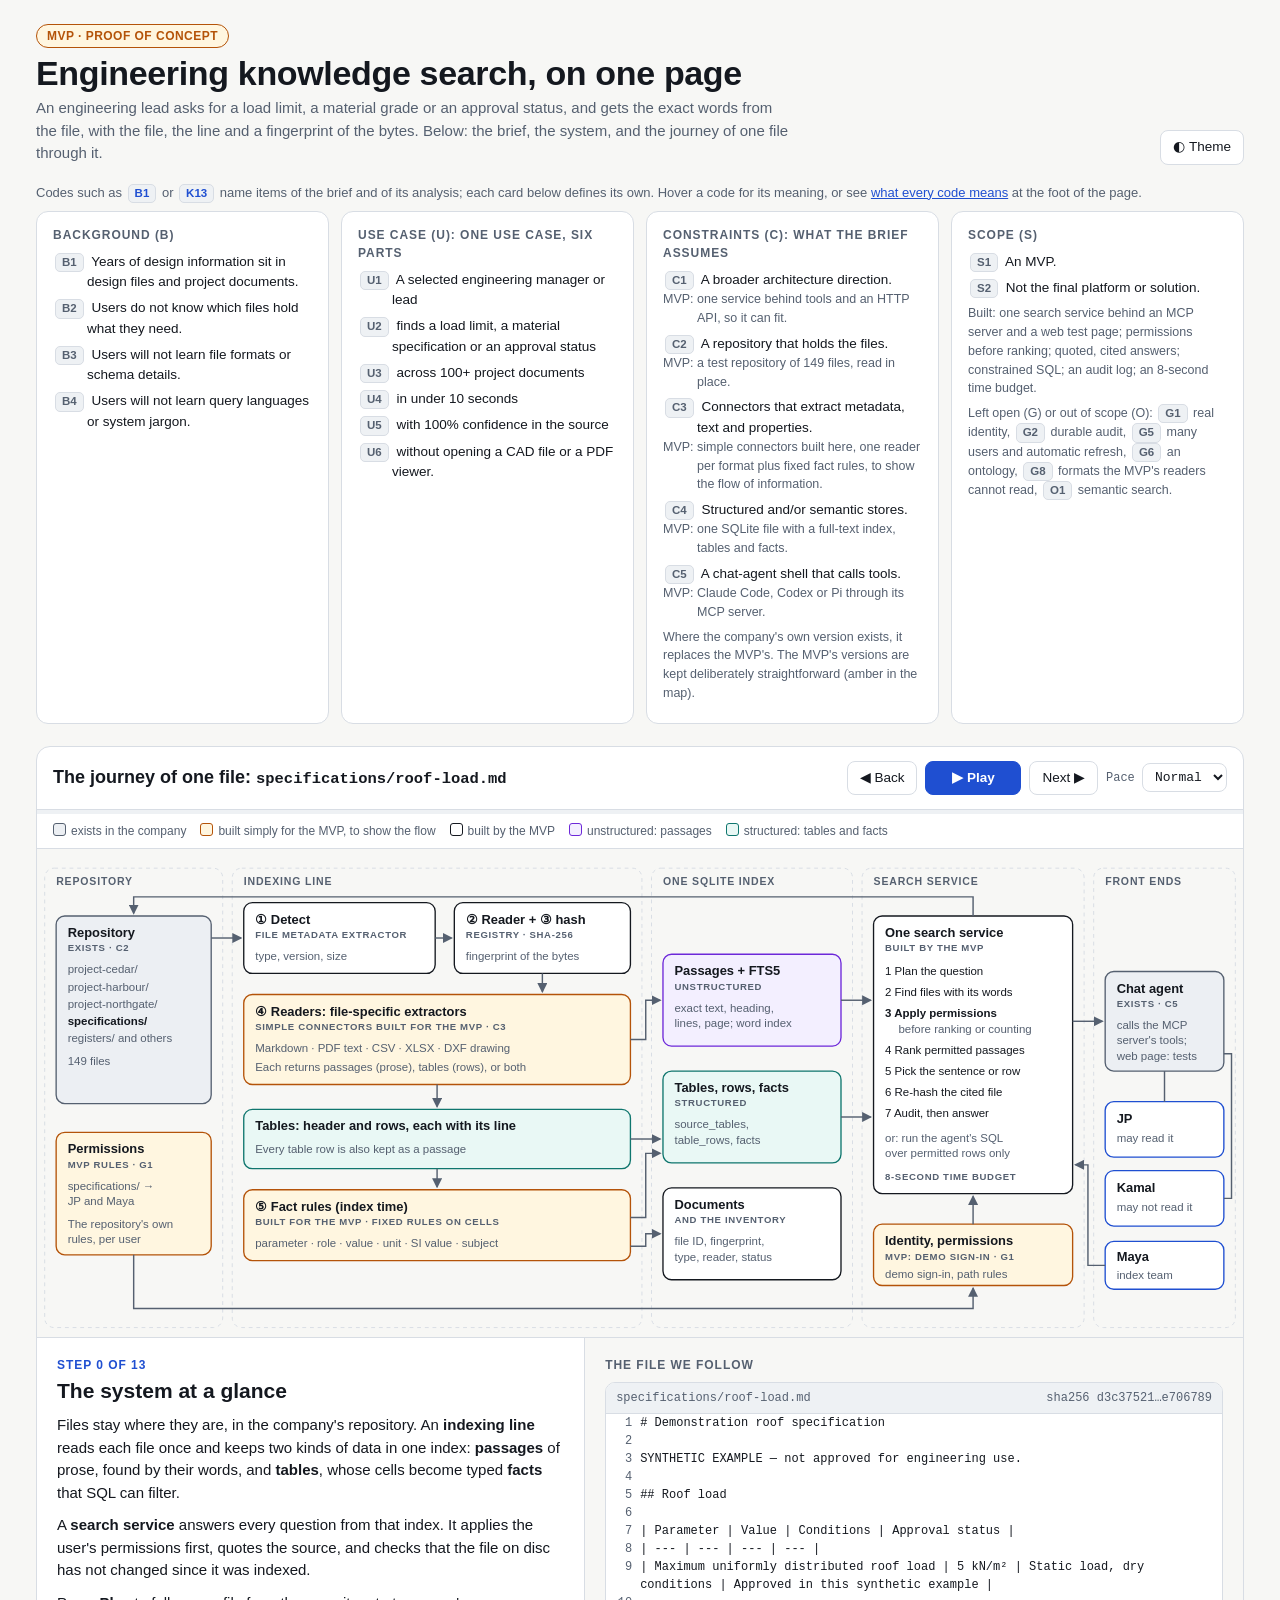
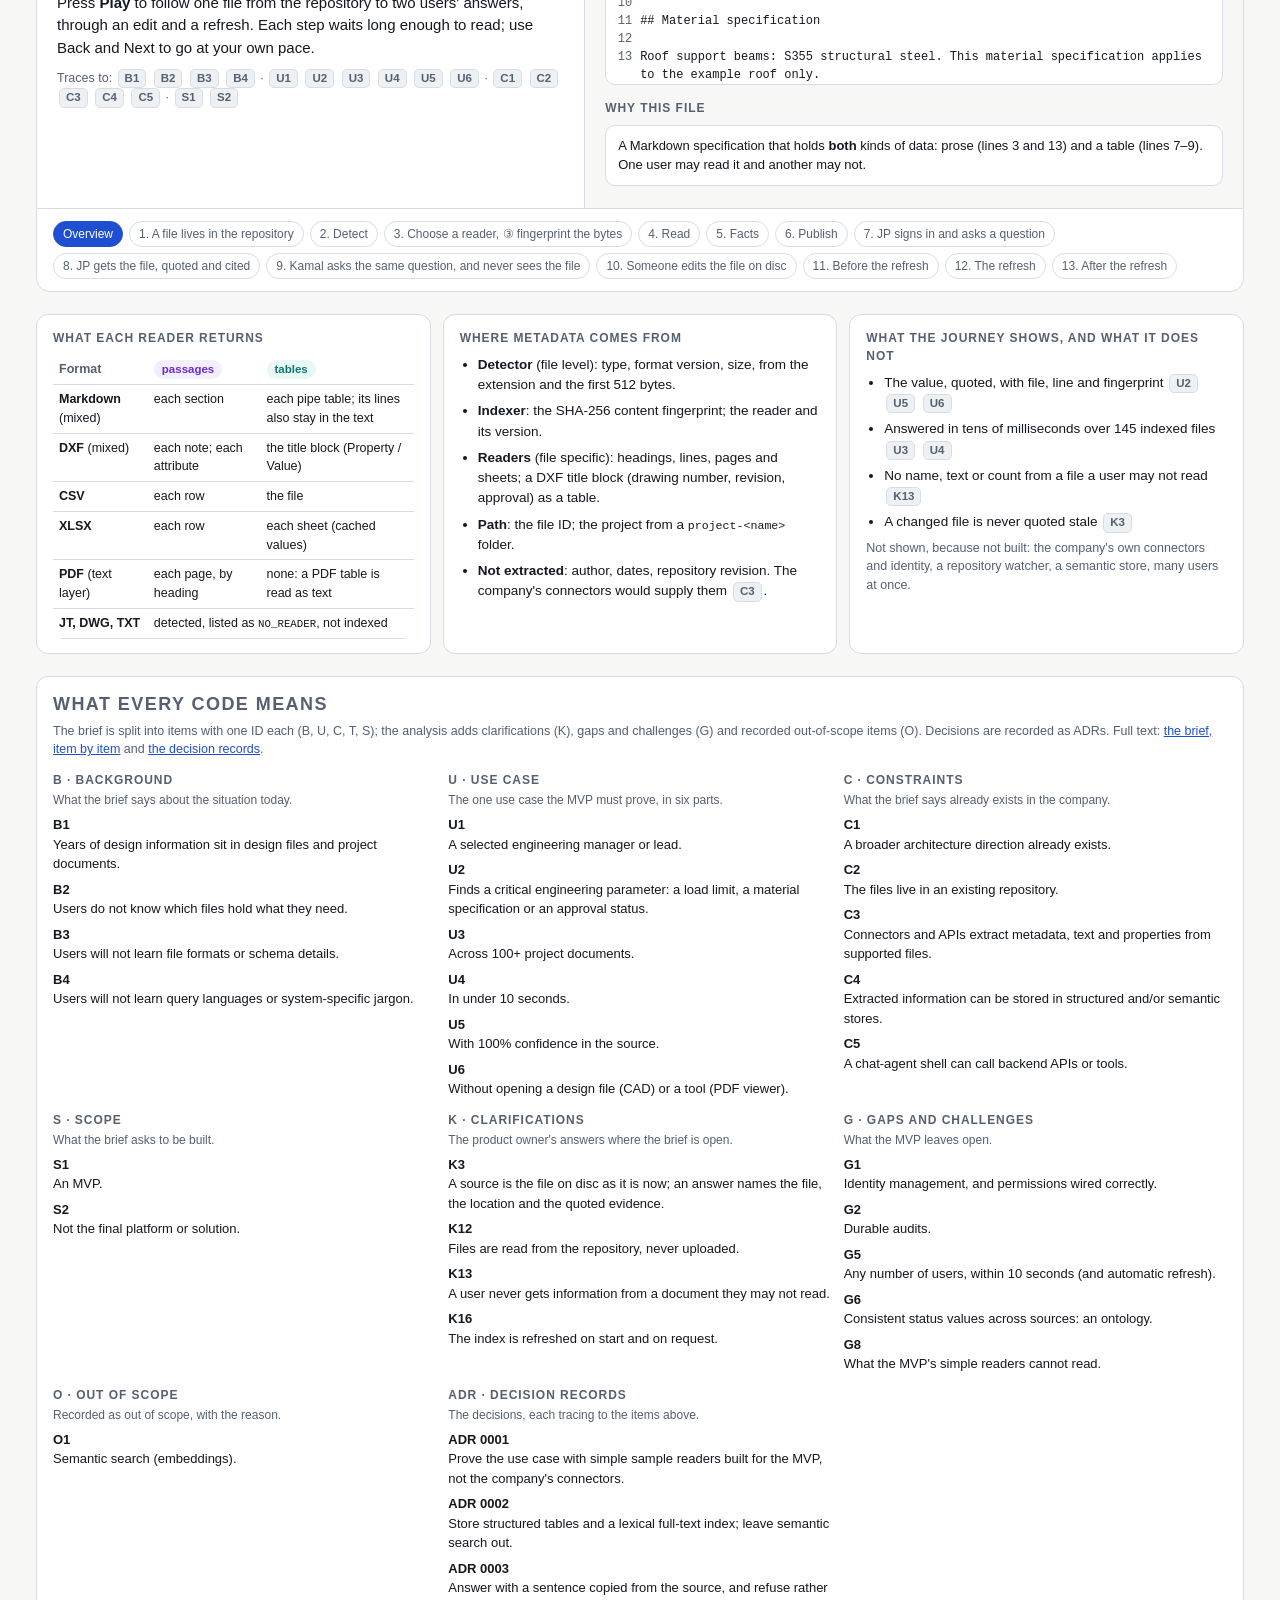
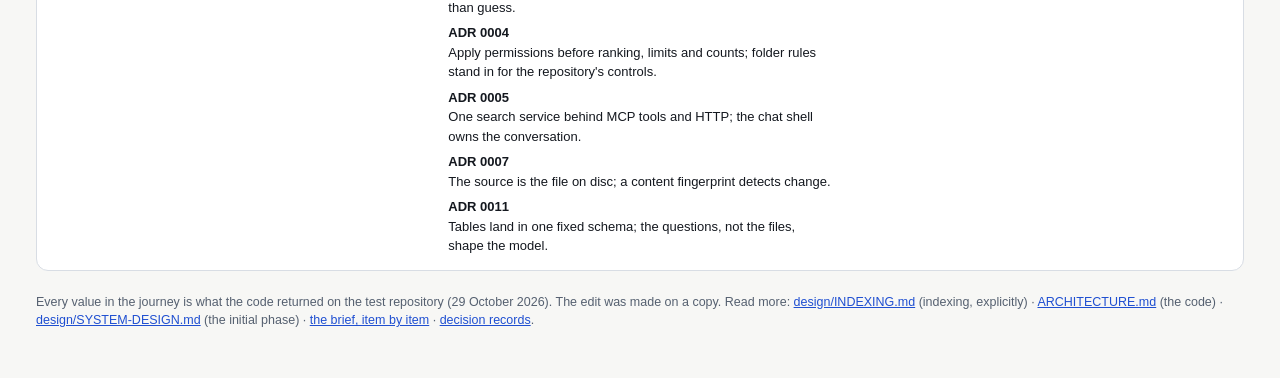
<file: ONE-PAGER.html>
<!doctype html>
<html lang="en">
<head>
<meta charset="utf-8">
<meta name="viewport" content="width=device-width, initial-scale=1">
<title>Knowledge Search One-Pager</title>
<style>
:root {
  --bg: #f7f7f5; --panel: #ffffff; --ink: #14181f; --muted: #556070; --line: #d8dde4; --soft: #eef1f4;
  --accent: #1f4fd1; --u: #6d28d9; --u-bg: #f3efff; --s: #0f766e; --s-bg: #e9f8f5;
  --amber: #b45309; --amber-bg: #fff6e0; --grey-bg: #eceff3; --ok: #15803d; --no: #b91c1c; --no-bg: #fdecec;
  --dark: #1e293b; --dim: .32;
}
@media (prefers-color-scheme: dark) {
  :root:not([data-theme="light"]) {
    --bg: #0f1218; --panel: #171b23; --ink: #e8ebf0; --muted: #9aa5b5; --line: #2b323e; --soft: #1e242e;
    --accent: #7aa2ff; --u: #b69cff; --u-bg: #231c38; --s: #4fd1bd; --s-bg: #12302c;
    --amber: #f2b45a; --amber-bg: #2e2412; --grey-bg: #222833; --ok: #4ade80; --no: #f87171; --no-bg: #3a1a1a;
    --dark: #0b0e13; --dim: .28;
  }
}
:root[data-theme="dark"] {
  --bg: #0f1218; --panel: #171b23; --ink: #e8ebf0; --muted: #9aa5b5; --line: #2b323e; --soft: #1e242e;
  --accent: #7aa2ff; --u: #b69cff; --u-bg: #231c38; --s: #4fd1bd; --s-bg: #12302c;
  --amber: #f2b45a; --amber-bg: #2e2412; --grey-bg: #222833; --ok: #4ade80; --no: #f87171; --no-bg: #3a1a1a;
  --dark: #0b0e13; --dim: .28;
}
* { box-sizing: border-box; }
html, body { margin: 0; }
body { background: var(--bg); color: var(--ink); font: 15px/1.5 -apple-system, BlinkMacSystemFont, "Segoe UI", Helvetica, Arial, sans-serif; }
.wrap { max-width: 1240px; margin: 0 auto; padding: 24px 16px 48px; }
code, .mono { font-family: ui-monospace, SFMono-Regular, Menlo, Consolas, monospace; font-size: .86em; }
header.top { display: flex; flex-wrap: wrap; gap: 12px 24px; align-items: end; justify-content: space-between; margin-bottom: 18px; }
h1 { font-size: clamp(24px, 3.2vw, 34px); line-height: 1.15; margin: 6px 0 4px; letter-spacing: -.01em; }
.lede { color: var(--muted); max-width: 760px; margin: 0; }
.badge { display: inline-block; font-size: 12px; font-weight: 700; letter-spacing: .04em; text-transform: uppercase; color: var(--amber); background: var(--amber-bg); border: 1px solid var(--amber); border-radius: 999px; padding: 2px 10px; }
.chip { display: inline-block; font-size: 11.5px; font-weight: 700; padding: 0 6px; border-radius: 5px; background: var(--soft); color: var(--muted); border: 1px solid var(--line); margin: 0 2px; white-space: nowrap; }
.cards { display: grid; grid-template-columns: repeat(4, minmax(0, 1fr)); gap: 12px; margin: 8px 0 22px; }
.card { background: var(--panel); border: 1px solid var(--line); border-radius: 12px; padding: 14px 16px; }
.card h2 { font-size: 12px; text-transform: uppercase; letter-spacing: .08em; color: var(--muted); margin: 0 0 8px; }
.card p, .card li { font-size: 13.5px; margin: 0 0 6px; }
.card ul { margin: 0; padding-left: 18px; }
.card .small { color: var(--muted); font-size: 12.5px; }
@media (max-width: 1000px) { .cards { grid-template-columns: repeat(2, minmax(0, 1fr)); } }
@media (max-width: 620px) { .cards { grid-template-columns: 1fr; } }

section.journey { background: var(--panel); border: 1px solid var(--line); border-radius: 14px; overflow: hidden; }
.jhead { display: flex; flex-wrap: wrap; gap: 10px 18px; align-items: center; justify-content: space-between; padding: 14px 16px; border-bottom: 1px solid var(--line); }
.jhead h2 { margin: 0; font-size: 18px; }
.controls { display: flex; flex-wrap: wrap; gap: 8px; align-items: center; }
button { font: inherit; font-size: 13.5px; border: 1px solid var(--line); background: var(--panel); color: var(--ink); border-radius: 8px; padding: 6px 12px; cursor: pointer; }
button:hover { border-color: var(--accent); }
button.primary { background: var(--accent); border-color: var(--accent); color: #fff; font-weight: 700; min-width: 96px; }
:root[data-theme="dark"] button.primary, :root:not([data-theme="light"]) button.primary { color: #0b0e13; }
@media (prefers-color-scheme: light) { :root:not([data-theme="dark"]) button.primary { color: #fff; } }
:root[data-theme="light"] button.primary { color: #fff; }
select { font: inherit; font-size: 13px; border: 1px solid var(--line); background: var(--panel); color: var(--ink); border-radius: 8px; padding: 5px 8px; }
.progress { height: 4px; background: var(--soft); }
.progress > div { height: 100%; width: 0; background: var(--accent); }

.mapbox { overflow-x: auto; border-bottom: 1px solid var(--line); background: var(--bg); }
.mapbox svg { display: block; width: 100%; min-width: 980px; height: auto; }
svg text { fill: var(--ink); font-family: -apple-system, BlinkMacSystemFont, "Segoe UI", Helvetica, Arial, sans-serif; }
svg .muted { fill: var(--muted); }
svg .lbl { font-size: 12px; } svg .ttl { font-size: 13.5px; font-weight: 700; } svg .tag { font-size: 10px; font-weight: 700; letter-spacing: .07em; fill: var(--muted); }
svg .zone { fill: none; stroke: var(--line); stroke-dasharray: 4 4; }
svg .ztxt { font-size: 11px; font-weight: 700; letter-spacing: .08em; fill: var(--muted); }
.node rect.box { stroke-width: 1.4; transition: stroke-width .4s, opacity .5s, filter .4s; }
.node { transition: opacity .6s; }
.n-exist rect.box { fill: var(--grey-bg); stroke: var(--muted); }
.n-built rect.box { fill: var(--panel); stroke: var(--ink); }
.n-stand rect.box { fill: var(--amber-bg); stroke: var(--amber); }
.n-u rect.box { fill: var(--u-bg); stroke: var(--u); }
.n-s rect.box { fill: var(--s-bg); stroke: var(--s); }
.n-user rect.box { fill: var(--panel); stroke: var(--accent); }
svg.focus .node { opacity: var(--dim); }
svg.focus .node.on { opacity: 1; }
svg.focus .node.on rect.box { stroke-width: 3; filter: drop-shadow(0 0 6px color-mix(in srgb, var(--accent) 45%, transparent)); }
.edge { stroke: var(--muted); stroke-width: 1.5; fill: none; marker-end: url(#ah); transition: opacity .6s, stroke .4s; }
.edge.link { marker-end: none; }
svg.focus .edge { opacity: .3; }
svg.focus .edge.on { opacity: 1; stroke: var(--accent); stroke-width: 2.4; marker-end: url(#ah-on); }
svg.focus .edge.link.on { marker-end: none; }
i.mvp { display: block; font-style: normal; font-size: 12.5px; color: var(--muted); }
.codes-note { font-size: 13px; color: var(--muted); margin: 0 0 8px; }
.codes-note a, .key a { color: var(--accent); }
a.chip { text-decoration: none; cursor: help; }
a.chip:hover { border-color: var(--accent); color: var(--accent); }
ul.defs { list-style: none; padding-left: 0; }
ul.defs li { padding-left: 34px; text-indent: -34px; }
ul.defs .chip { min-width: 28px; text-align: center; margin-right: 4px; text-indent: 0; }
.key { margin-top: 22px; }
.key h2 { font-size: 18px; margin: 0 0 4px; }
.key-grid { display: grid; grid-template-columns: repeat(3, minmax(0, 1fr)); gap: 12px; margin-top: 12px; }
@media (max-width: 900px) { .key-grid { grid-template-columns: 1fr; } }
.key dl { margin: 0; font-size: 13px; }
.key dt { font-weight: 700; margin-top: 6px; }
.key dd { margin: 0 0 0 0; color: var(--ink); }
.key dt:target, .key dt:target + dd { background: color-mix(in srgb, var(--accent) 14%, transparent); }
.key h3 { font-size: 12px; text-transform: uppercase; letter-spacing: .08em; color: var(--muted); margin: 0 0 2px; }
.key .group-note { font-size: 12px; color: var(--muted); margin: 0 0 4px; }
.stamp { opacity: 0; transition: opacity .6s; }
.stamp.on { opacity: 1; }
@media (prefers-reduced-motion: reduce) { .node, .edge, .stamp { transition: none !important; } }

.stage { display: grid; grid-template-columns: minmax(0, 5fr) minmax(0, 6fr); gap: 0; }
@media (max-width: 900px) { .stage { grid-template-columns: 1fr; } }
.narr { padding: 18px 20px 22px; border-right: 1px solid var(--line); }
@media (max-width: 900px) { .narr { border-right: 0; border-bottom: 1px solid var(--line); } }
.stepno { font-size: 12px; font-weight: 700; letter-spacing: .08em; text-transform: uppercase; color: var(--accent); }
.narr h3 { font-size: 21px; line-height: 1.25; margin: 4px 0 10px; }
.narr p { margin: 0 0 10px; }
.narr .ids { margin-top: 10px; font-size: 12.5px; color: var(--muted); }
.exhibit { padding: 18px 20px 22px; background: var(--bg); min-width: 0; }
.ex-title { font-size: 12px; font-weight: 700; letter-spacing: .08em; text-transform: uppercase; color: var(--muted); margin: 0 0 8px; }
.ex-title:not(:first-child) { margin-top: 14px; }
.file { background: var(--panel); border: 1px solid var(--line); border-radius: 10px; overflow: hidden; font-family: ui-monospace, SFMono-Regular, Menlo, Consolas, monospace; font-size: 12px; }
.file .fh { padding: 6px 10px; background: var(--soft); border-bottom: 1px solid var(--line); color: var(--muted); display: flex; justify-content: space-between; gap: 8px; flex-wrap: wrap; }
.file .ln { display: grid; grid-template-columns: 34px 1fr; }
.file .ln > span:first-child { text-align: right; padding-right: 8px; color: var(--muted); user-select: none; }
.file .ln > span:last-child { white-space: pre-wrap; word-break: break-word; padding-right: 8px; }
.ln.u { background: var(--u-bg); box-shadow: inset 3px 0 var(--u); }
.ln.s { background: var(--s-bg); box-shadow: inset 3px 0 var(--s); }
.ln.us { background: linear-gradient(90deg, var(--s-bg), var(--u-bg)); box-shadow: inset 3px 0 var(--s); }
.ln.del { background: var(--no-bg); text-decoration: line-through; }
.ln.add { background: color-mix(in srgb, var(--ok) 16%, transparent); }
.kv { width: 100%; border-collapse: collapse; background: var(--panel); border: 1px solid var(--line); border-radius: 10px; overflow: hidden; font-size: 12.5px; }
.kv th, .kv td { text-align: left; padding: 5px 9px; border-bottom: 1px solid var(--line); vertical-align: top; }
.kv th { background: var(--soft); color: var(--muted); font-weight: 600; white-space: nowrap; }
.kv tr:last-child td { border-bottom: 0; }
.tablewrap { overflow-x: auto; border-radius: 10px; }
.pill { display: inline-block; font-size: 11.5px; font-weight: 700; border-radius: 999px; padding: 1px 8px; }
.pill.ok { color: var(--ok); background: color-mix(in srgb, var(--ok) 14%, transparent); }
.pill.no { color: var(--no); background: var(--no-bg); }
.pill.u { color: var(--u); background: var(--u-bg); }
.pill.s { color: var(--s); background: var(--s-bg); }
.pill.am { color: var(--amber); background: var(--amber-bg); }
.answer { background: var(--panel); border: 1px solid var(--line); border-left: 4px solid var(--ok); border-radius: 10px; padding: 10px 12px; }
.answer.alt { border-left-color: var(--muted); }
.answer.stop { border-left-color: var(--no); }
.answer q { display: block; font-family: ui-monospace, SFMono-Regular, Menlo, Consolas, monospace; font-size: 12.5px; margin: 6px 0; quotes: none; }
.answer .cite { font-size: 12.5px; color: var(--muted); }
.flow { display: grid; gap: 6px; }
.flow > div { background: var(--panel); border: 1px solid var(--line); border-radius: 8px; padding: 7px 10px; font-size: 13px; }
.flow b { color: var(--accent); }
.two { display: grid; grid-template-columns: 1fr 1fr; gap: 10px; }
@media (max-width: 560px) { .two { grid-template-columns: 1fr; } }
.box { background: var(--panel); border: 1px solid var(--line); border-radius: 10px; padding: 10px 12px; font-size: 13px; }
.box.u { border-color: var(--u); background: var(--u-bg); }
.box.s { border-color: var(--s); background: var(--s-bg); }
.box h4 { margin: 0 0 6px; font-size: 13px; }
.box ul { margin: 0; padding-left: 16px; }

.chapters { display: flex; flex-wrap: wrap; gap: 6px; padding: 12px 16px; border-top: 1px solid var(--line); }
.chapters button { font-size: 12px; padding: 3px 9px; border-radius: 999px; color: var(--muted); }
.chapters button.on { background: var(--accent); border-color: var(--accent); color: #fff; }
:root[data-theme="dark"] .chapters button.on { color: #0b0e13; }
@media (prefers-color-scheme: dark) { :root:not([data-theme="light"]) .chapters button.on { color: #0b0e13; } }

.below { display: grid; grid-template-columns: repeat(3, minmax(0, 1fr)); gap: 12px; margin-top: 22px; }
@media (max-width: 900px) { .below { grid-template-columns: 1fr; } }
.matrix { width: 100%; border-collapse: collapse; font-size: 12.5px; }
.matrix th, .matrix td { text-align: left; padding: 5px 6px; border-bottom: 1px solid var(--line); vertical-align: top; }
.matrix th { color: var(--muted); font-weight: 600; }
footer { margin-top: 22px; color: var(--muted); font-size: 12.5px; }
footer a { color: var(--accent); }
.legend { display: flex; flex-wrap: wrap; gap: 6px 14px; font-size: 12px; color: var(--muted); padding: 8px 16px; border-bottom: 1px solid var(--line); }
.legend span::before { content: ""; display: inline-block; width: 11px; height: 11px; border-radius: 3px; margin-right: 5px; vertical-align: -1px; border: 1.5px solid; }
.lg-exist::before { background: var(--grey-bg); border-color: var(--muted) !important; }
.lg-stand::before { background: var(--amber-bg); border-color: var(--amber) !important; }
.lg-built::before { background: var(--panel); border-color: var(--ink) !important; }
.lg-u::before { background: var(--u-bg); border-color: var(--u) !important; }
.lg-s::before { background: var(--s-bg); border-color: var(--s) !important; }
</style>
</head>
<body>
<div class="wrap">

<header class="top">
  <div>
    <span class="badge">MVP · proof of concept</span>
    <h1>Engineering knowledge search, on one page</h1>
    <p class="lede">An engineering lead asks for a load limit, a material grade or an approval status, and gets the exact words from the file, with the file, the line and a fingerprint of the bytes. Below: the brief, the system, and the journey of one file through it.</p>
  </div>
  <button id="theme" type="button" aria-label="Switch light or dark">◐ Theme</button>
</header>

<p class="codes-note">Codes such as <span class="chip">B1</span> or <span class="chip">K13</span> name items of the brief and of its analysis; each card below defines its own. Hover a code for its meaning, or see <a href="#key">what every code means</a> at the foot of the page.</p>

<div class="cards">
  <div class="card">
    <h2>Background (B)</h2>
    <ul class="defs">
      <li><span class="chip">B1</span> Years of design information sit in design files and project documents.</li>
      <li><span class="chip">B2</span> Users do not know which files hold what they need.</li>
      <li><span class="chip">B3</span> Users will not learn file formats or schema details.</li>
      <li><span class="chip">B4</span> Users will not learn query languages or system jargon.</li>
    </ul>
  </div>
  <div class="card">
    <h2>Use case (U): one use case, six parts</h2>
    <ul class="defs">
      <li><span class="chip">U1</span> A selected engineering manager or lead</li>
      <li><span class="chip">U2</span> finds a load limit, a material specification or an approval status</li>
      <li><span class="chip">U3</span> across 100+ project documents</li>
      <li><span class="chip">U4</span> in under 10 seconds</li>
      <li><span class="chip">U5</span> with 100% confidence in the source</li>
      <li><span class="chip">U6</span> without opening a CAD file or a PDF viewer.</li>
    </ul>
  </div>
  <div class="card">
    <h2>Constraints (C): what the brief assumes</h2>
    <ul class="defs">
      <li><span class="chip">C1</span> A broader architecture direction. <i class="mvp">MVP: one service behind tools and an HTTP API, so it can fit.</i></li>
      <li><span class="chip">C2</span> A repository that holds the files. <i class="mvp">MVP: a test repository of 149 files, read in place.</i></li>
      <li><span class="chip">C3</span> Connectors that extract metadata, text and properties. <i class="mvp">MVP: simple connectors built here, one reader per format plus fixed fact rules, to show the flow of information.</i></li>
      <li><span class="chip">C4</span> Structured and/or semantic stores. <i class="mvp">MVP: one SQLite file with a full-text index, tables and facts.</i></li>
      <li><span class="chip">C5</span> A chat-agent shell that calls tools. <i class="mvp">MVP: Claude Code, Codex or Pi through its MCP server.</i></li>
    </ul>
    <p class="small">Where the company's own version exists, it replaces the MVP's. The MVP's versions are kept deliberately straightforward (amber in the map).</p>
  </div>
  <div class="card">
    <h2>Scope (S)</h2>
    <ul class="defs">
      <li><span class="chip">S1</span> An MVP.</li>
      <li><span class="chip">S2</span> Not the final platform or solution.</li>
    </ul>
    <p class="small">Built: one search service behind an MCP server and a web test page; permissions before ranking; quoted, cited answers; constrained SQL; an audit log; an 8-second time budget.</p>
    <p class="small">Left open (G) or out of scope (O): <span class="chip">G1</span> real identity, <span class="chip">G2</span> durable audit, <span class="chip">G5</span> many users and automatic refresh, <span class="chip">G6</span> an ontology, <span class="chip">G8</span> formats the MVP's readers cannot read, <span class="chip">O1</span> semantic search.</p>
  </div>
</div>

<section class="journey" aria-label="The journey of one file">
  <div class="jhead">
    <h2>The journey of one file: <code>specifications/roof-load.md</code></h2>
    <div class="controls">
      <button id="prev" type="button" aria-label="Previous step">◀ Back</button>
      <button id="play" class="primary" type="button">▶ Play</button>
      <button id="next" type="button" aria-label="Next step">Next ▶</button>
      <label class="mono" style="font-size:12px;color:var(--muted)">Pace
        <select id="pace" aria-label="Pace">
          <option value="1.6">Slow</option>
          <option value="1" selected>Normal</option>
          <option value="0.7">Brisk</option>
        </select>
      </label>
    </div>
  </div>
  <div class="progress" aria-hidden="true"><div id="bar"></div></div>
  <div class="legend">
    <span class="lg-exist">exists in the company</span>
    <span class="lg-stand">built simply for the MVP, to show the flow</span>
    <span class="lg-built">built by the MVP</span>
    <span class="lg-u">unstructured: passages</span>
    <span class="lg-s">structured: tables and facts</span>
  </div>

  <div class="mapbox">
<svg id="map" viewBox="0 0 1260 510" role="img" aria-label="System map: repository, indexing line, stores, search service, front ends and users">
    <defs>
      <marker id="ah" viewBox="0 0 10 10" refX="8.5" refY="5" markerWidth="7" markerHeight="7" orient="auto-start-reverse"><path d="M0,0 L10,5 L0,10 z" style="fill:var(--muted)"/></marker>
      <marker id="ah-on" viewBox="0 0 10 10" refX="8.5" refY="5" markerWidth="6" markerHeight="6" orient="auto-start-reverse"><path d="M0,0 L10,5 L0,10 z" style="fill:var(--accent)"/></marker>
    </defs>
    <!-- zones -->
    <rect class="zone" x="8" y="20" width="186" height="480" rx="10"/><text class="ztxt" x="20" y="38">REPOSITORY</text>
    <rect class="zone" x="204" y="20" width="428" height="480" rx="10"/><text class="ztxt" x="216" y="38">INDEXING LINE</text>
    <rect class="zone" x="642" y="20" width="210" height="480" rx="10"/><text class="ztxt" x="654" y="38">ONE SQLITE INDEX</text>
    <rect class="zone" x="862" y="20" width="232" height="480" rx="10"/><text class="ztxt" x="874" y="38">SEARCH SERVICE</text>
    <rect class="zone" x="1104" y="20" width="148" height="480" rx="10"/><text class="ztxt" x="1116" y="38">FRONT ENDS</text>

    <!-- nodes -->
    <g id="n-repo" class="node n-exist">
      <rect class="box" x="20" y="70" width="162" height="196" rx="9"/>
      <text class="ttl" x="32" y="92">Repository</text><text class="tag" x="32" y="107">EXISTS · C2</text>
      <text class="lbl muted" x="32" y="130">project-cedar/</text>
      <text class="lbl muted" x="32" y="148">project-harbour/</text>
      <text class="lbl muted" x="32" y="166">project-northgate/</text>
      <text class="lbl" x="32" y="184" font-weight="700">specifications/</text>
      <text class="lbl muted" x="32" y="202">registers/ and others</text>
      <text class="lbl muted" x="32" y="226">149 files</text>
    </g>
    <g id="n-perm" class="node n-stand">
      <rect class="box" x="20" y="296" width="162" height="128" rx="9"/>
      <text class="ttl" x="32" y="318">Permissions</text><text class="tag" x="32" y="333">MVP RULES · G1</text>
      <text class="lbl muted" x="32" y="356">specifications/ →</text>
      <text class="lbl muted" x="32" y="372">JP and Maya</text>
      <text class="lbl muted" x="32" y="396">The repository's own</text>
      <text class="lbl muted" x="32" y="412">rules, per user</text>
    </g>

    <g id="n-detect" class="node n-built">
      <rect class="box" x="216" y="56" width="200" height="74" rx="9"/>
      <text class="ttl" x="228" y="78">① Detect</text><text class="tag" x="228" y="93">FILE METADATA EXTRACTOR</text>
      <text class="lbl muted" x="228" y="116">type, version, size</text>
    </g>
    <g id="n-reg" class="node n-built">
      <rect class="box" x="436" y="56" width="184" height="74" rx="9"/>
      <text class="ttl" x="448" y="78">② Reader + ③ hash</text><text class="tag" x="448" y="93">REGISTRY · SHA-256</text>
      <text class="lbl muted" x="448" y="116">fingerprint of the bytes</text>
    </g>
    <g id="n-read" class="node n-stand">
      <rect class="box" x="216" y="152" width="404" height="94" rx="9"/>
      <text class="ttl" x="228" y="174">④ Readers: file-specific extractors</text><text class="tag" x="228" y="189">SIMPLE CONNECTORS BUILT FOR THE MVP · C3</text>
      <text class="lbl muted" x="228" y="212">Markdown · PDF text · CSV · XLSX · DXF drawing</text>
      <text class="lbl muted" x="228" y="232">Each returns passages (prose), tables (rows), or both</text>
    </g>
    <g id="n-tab" class="node n-s">
      <rect class="box" x="216" y="272" width="404" height="62" rx="9"/>
      <text class="ttl" x="228" y="294">Tables: header and rows, each with its line</text>
      <text class="lbl muted" x="228" y="318">Every table row is also kept as a passage</text>
    </g>
    <g id="n-facts" class="node n-stand">
      <rect class="box" x="216" y="356" width="404" height="74" rx="9"/>
      <text class="ttl" x="228" y="378">⑤ Fact rules (index time)</text><text class="tag" x="228" y="393">BUILT FOR THE MVP · FIXED RULES ON CELLS</text>
      <text class="lbl muted" x="228" y="416">parameter · role · value · unit · SI value · subject</text>
    </g>

    <g id="n-pass" class="node n-u">
      <rect class="box" x="654" y="110" width="186" height="96" rx="9"/>
      <text class="ttl" x="666" y="132">Passages + FTS5</text><text class="tag" x="666" y="147">UNSTRUCTURED</text>
      <text class="lbl muted" x="666" y="170">exact text, heading,</text>
      <text class="lbl muted" x="666" y="186">lines, page; word index</text>
    </g>
    <g id="n-store" class="node n-s">
      <rect class="box" x="654" y="232" width="186" height="96" rx="9"/>
      <text class="ttl" x="666" y="254">Tables, rows, facts</text><text class="tag" x="666" y="269">STRUCTURED</text>
      <text class="lbl muted" x="666" y="292">source_tables,</text>
      <text class="lbl muted" x="666" y="308">table_rows, facts</text>
    </g>
    <g id="n-docs" class="node n-built">
      <rect class="box" x="654" y="354" width="186" height="96" rx="9"/>
      <text class="ttl" x="666" y="376">Documents</text><text class="tag" x="666" y="391">AND THE INVENTORY</text>
      <text class="lbl muted" x="666" y="414">file ID, fingerprint,</text>
      <text class="lbl muted" x="666" y="430">type, reader, status</text>
    </g>

    <g id="n-svc" class="node n-built">
      <rect class="box" x="874" y="70" width="208" height="290" rx="9"/>
      <text class="ttl" x="886" y="92">One search service</text><text class="tag" x="886" y="107">BUILT BY THE MVP</text>
      <text class="lbl" x="886" y="132">1 Plan the question</text>
      <text class="lbl" x="886" y="154">2 Find files with its words</text>
      <text class="lbl" x="886" y="176" font-weight="700">3 Apply permissions</text>
      <text class="lbl muted" x="900" y="192">before ranking or counting</text>
      <text class="lbl" x="886" y="214">4 Rank permitted passages</text>
      <text class="lbl" x="886" y="236">5 Pick the sentence or row</text>
      <text class="lbl" x="886" y="258">6 Re-hash the cited file</text>
      <text class="lbl" x="886" y="280">7 Audit, then answer</text>
      <text class="lbl muted" x="886" y="306">or: run the agent's SQL</text>
      <text class="lbl muted" x="886" y="322">over permitted rows only</text>
      <text class="tag" x="886" y="346">8-SECOND TIME BUDGET</text>
    </g>
    <g id="n-acc" class="node n-stand">
      <rect class="box" x="874" y="392" width="208" height="64" rx="9"/>
      <text class="ttl" x="886" y="414">Identity, permissions</text><text class="tag" x="886" y="429">MVP: DEMO SIGN-IN · G1</text>
      <text class="lbl muted" x="886" y="448">demo sign-in, path rules</text>
    </g>

    <g id="n-fe" class="node n-exist">
      <rect class="box" x="1116" y="128" width="124" height="104" rx="9"/>
      <text class="ttl" x="1128" y="150">Chat agent</text><text class="tag" x="1128" y="165">EXISTS · C5</text>
      <text class="lbl muted" x="1128" y="188">calls the MCP</text>
      <text class="lbl muted" x="1128" y="204">server's tools;</text>
      <text class="lbl muted" x="1128" y="220">web page: tests</text>
    </g>
    <g id="n-jp" class="node n-user">
      <rect class="box" x="1116" y="264" width="124" height="58" rx="9"/>
      <text class="ttl" x="1128" y="286">JP</text>
      <text class="lbl muted" x="1128" y="306">may read it</text>
    </g>
    <g id="n-kamal" class="node n-user">
      <rect class="box" x="1116" y="336" width="124" height="58" rx="9"/>
      <text class="ttl" x="1128" y="358">Kamal</text>
      <text class="lbl muted" x="1128" y="378">may not read it</text>
    </g>
    <g id="n-maya" class="node n-user">
      <rect class="box" x="1116" y="410" width="124" height="50" rx="9"/>
      <text class="ttl" x="1128" y="430">Maya</text>
      <text class="lbl muted" x="1128" y="449">index team</text>
    </g>

    <!-- edges: drawn over the boxes, right-angled, each ending in a straight run so the arrowhead shows -->
    <path id="e-repo-det" class="edge" d="M182,93 H213"/>
    <path id="e-det-reg" class="edge" d="M416,93 H433"/>
    <path id="e-reg-read" class="edge" d="M528,130 V149"/>
    <path id="e-read-pass" class="edge" d="M620,199 H636 V158 H651"/>
    <path id="e-read-tab" class="edge" d="M418,246 V269"/>
    <path id="e-tab-facts" class="edge" d="M418,334 V353"/>
    <path id="e-tab-store" class="edge" d="M620,303 H651"/>
    <path id="e-fact-store" class="edge" d="M620,385 H636 V318 H651"/>
    <path id="e-pub" class="edge" d="M620,415 H636 V402 H651"/>
    <path id="e-pass-svc" class="edge" d="M840,158 H871"/>
    <path id="e-store-svc" class="edge" d="M840,280 H871"/>
    <path id="e-acc-svc" class="edge" d="M978,392 V363"/>
    <path id="e-svc-fe" class="edge" d="M1082,180 H1113"/>
    <path id="e-fe-jp" class="edge link" d="M1178,232 V264"/>
    <path id="e-fe-kamal" class="edge link" d="M1240,214 H1248 V365 H1240"/>
    <path id="e-svc-repo" class="edge" d="M978,70 V50 H101 V67"/>
    <path id="e-perm-acc" class="edge" d="M101,424 V480 H978 V459"/>
    <path id="e-maya-svc" class="edge" d="M1116,435 H1098 V330 H1085"/>
    <g id="t-hash-check" class="stamp">
      <rect x="400" y="41" width="290" height="18" rx="9" style="fill:var(--panel);stroke:var(--accent)"/>
      <text x="545" y="54" text-anchor="middle" class="tag" style="fill:var(--accent)">FINGERPRINT CHECK: RE-HASH THE CITED FILE</text>
    </g>

    <!-- stamps -->
    <g id="denied" class="stamp">
      <rect x="888" y="158" width="180" height="40" rx="6" style="fill:var(--no-bg);stroke:var(--no)"/>
      <text x="978" y="175" text-anchor="middle" class="lbl" font-weight="700" style="fill:var(--no)">DENIED: specifications/</text>
      <text x="978" y="191" text-anchor="middle" class="lbl" style="fill:var(--no)">dropped before ranking</text>
    </g>
    <g id="stale" class="stamp">
      <rect x="888" y="240" width="180" height="40" rx="6" style="fill:var(--no-bg);stroke:var(--no)"/>
      <text x="978" y="257" text-anchor="middle" class="lbl" font-weight="700" style="fill:var(--no)">CHANGED ON DISC</text>
      <text x="978" y="273" text-anchor="middle" class="lbl" style="fill:var(--no)">left out until refresh</text>
    </g>
    <g id="edited" class="stamp">
      <rect x="28" y="236" width="146" height="22" rx="6" style="fill:var(--no-bg);stroke:var(--no)"/>
      <text x="101" y="251" text-anchor="middle" class="lbl" font-weight="700" style="fill:var(--no)">edited: 5 → 6 kN/m²</text>
    </g>
  </svg>

  </div>

  <div class="stage">
    <div class="narr" aria-live="polite">
      <div class="stepno" id="stepno"></div>
      <h3 id="title"></h3>
      <div id="body"></div>
      <div class="ids" id="ids"></div>
    </div>
    <div class="exhibit" id="exhibit"></div>
  </div>
  <nav class="chapters" id="chapters" aria-label="Steps"></nav>
</section>

<div class="below">
  <div class="card">
    <h2>What each reader returns</h2>
    <div class="tablewrap">
    <table class="matrix">
      <tr><th>Format</th><th><span class="pill u">passages</span></th><th><span class="pill s">tables</span></th></tr>
      <tr><td><b>Markdown</b> (mixed)</td><td>each section</td><td>each pipe table; its lines also stay in the text</td></tr>
      <tr><td><b>DXF</b> (mixed)</td><td>each note; each attribute</td><td>the title block (Property / Value)</td></tr>
      <tr><td><b>CSV</b></td><td>each row</td><td>the file</td></tr>
      <tr><td><b>XLSX</b></td><td>each row</td><td>each sheet (cached values)</td></tr>
      <tr><td><b>PDF</b> (text layer)</td><td>each page, by heading</td><td>none: a PDF table is read as text</td></tr>
      <tr><td><b>JT, DWG, TXT</b></td><td colspan="2">detected, listed as <code>NO_READER</code>, not indexed</td></tr>
    </table>
    </div>
  </div>
  <div class="card">
    <h2>Where metadata comes from</h2>
    <ul>
      <li><b>Detector</b> (file level): type, format version, size, from the extension and the first 512 bytes.</li>
      <li><b>Indexer</b>: the SHA-256 content fingerprint; the reader and its version.</li>
      <li><b>Readers</b> (file specific): headings, lines, pages and sheets; a DXF title block (drawing number, revision, approval) as a table.</li>
      <li><b>Path</b>: the file ID; the project from a <code>project-&lt;name&gt;</code> folder.</li>
      <li><b>Not extracted</b>: author, dates, repository revision. The company's connectors would supply them <span class="chip">C3</span>.</li>
    </ul>
  </div>
  <div class="card">
    <h2>What the journey shows, and what it does not</h2>
    <ul>
      <li>The value, quoted, with file, line and fingerprint <span class="chip">U2</span> <span class="chip">U5</span> <span class="chip">U6</span></li>
      <li>Answered in tens of milliseconds over 145 indexed files <span class="chip">U3</span> <span class="chip">U4</span></li>
      <li>No name, text or count from a file a user may not read <span class="chip">K13</span></li>
      <li>A changed file is never quoted stale <span class="chip">K3</span></li>
    </ul>
    <p class="small">Not shown, because not built: the company's own connectors and identity, a repository watcher, a semantic store, many users at once.</p>
  </div>
</div>

<section class="key card" id="key" aria-labelledby="key-title">
  <h2 id="key-title">What every code means</h2>
  <p class="small">The brief is split into items with one ID each (B, U, C, T, S); the analysis adds clarifications (K), gaps and challenges (G) and recorded out-of-scope items (O). Decisions are recorded as ADRs. Full text: <a href="docs/constraints/README.md">the brief, item by item</a> and <a href="docs/adr/README.md">the decision records</a>.</p>
  <div class="key-grid" id="key-grid"></div>
</section>

<footer>
  Every value in the journey is what the code returned on the test repository (29 October 2026). The edit was made on a copy. Read more: <a href="design/INDEXING.md">design/INDEXING.md</a> (indexing, explicitly) · <a href="ARCHITECTURE.md">ARCHITECTURE.md</a> (the code) · <a href="design/SYSTEM-DESIGN.md">design/SYSTEM-DESIGN.md</a> (the initial phase) · <a href="docs/constraints/README.md">the brief, item by item</a> · <a href="docs/adr/README.md">decision records</a>.
</footer>
</div>

<script>
(() => {
  const FILE = [
    "# Demonstration roof specification", "",
    "SYNTHETIC EXAMPLE — not approved for engineering use.", "",
    "## Roof load", "",
    "| Parameter | Value | Conditions | Approval status |",
    "| --- | --- | --- | --- |",
    "| Maximum uniformly distributed roof load | 5 kN/m² | Static load, dry conditions | Approved in this synthetic example |",
    "", "## Material specification", "",
    "Roof support beams: S355 structural steel. This material specification applies to the example roof only."
  ];
  const esc = s => s.replace(/&/g, "&amp;").replace(/</g, "&lt;").replace(/>/g, "&gt;");
  function file(marks = {}, head = "specifications/roof-load.md", edit = false) {
    let rows = FILE.map((t, i) => {
      const n = i + 1; const cls = marks[n] || "";
      if (edit && n === 9) {
        return `<div class="ln del"><span>9</span><span>${esc(t)}</span></div>` +
               `<div class="ln add"><span>9</span><span>${esc(t.replace("| 5 kN/m² |", "| 6 kN/m² |"))}</span></div>`;
      }
      return `<div class="ln ${cls}"><span>${n}</span><span>${esc(t) || " "}</span></div>`;
    }).join("");
    return `<div class="file"><div class="fh"><span>${head}</span><span>${edit ? "sha256 09f6a3fd…946c0a" : "sha256 d3c37521…e706789"}</span></div>${rows}</div>`;
  }
  const kv = (rows, head) => `<div class="tablewrap"><table class="kv">${head ? `<tr>${head.map(h => `<th>${h}</th>`).join("")}</tr>` : ""}${rows.map(r => `<tr>${r.map((c, i) => (head ? `<td>${c}</td>` : (i === 0 ? `<th>${c}</th>` : `<td>${c}</td>`))).join("")}</tr>`).join("")}</table></div>`;
  const T = s => `<div class="ex-title">${s}</div>`;


  // Every code used on the page, with its meaning (from docs/constraints and docs/adr).
  const DEFS = {
    B: ["Background", "What the brief says about the situation today."],
    U: ["Use case", "The one use case the MVP must prove, in six parts."],
    C: ["Constraints", "What the brief says already exists in the company."],
    S: ["Scope", "What the brief asks to be built."],
    K: ["Clarifications", "The product owner's answers where the brief is open."],
    G: ["Gaps and challenges", "What the MVP leaves open."],
    O: ["Out of scope", "Recorded as out of scope, with the reason."],
    ADR: ["Decision records", "The decisions, each tracing to the items above."],
    B1: "Years of design information sit in design files and project documents.",
    B2: "Users do not know which files hold what they need.",
    B3: "Users will not learn file formats or schema details.",
    B4: "Users will not learn query languages or system-specific jargon.",
    U1: "A selected engineering manager or lead.",
    U2: "Finds a critical engineering parameter: a load limit, a material specification or an approval status.",
    U3: "Across 100+ project documents.",
    U4: "In under 10 seconds.",
    U5: "With 100% confidence in the source.",
    U6: "Without opening a design file (CAD) or a tool (PDF viewer).",
    C1: "A broader architecture direction already exists.",
    C2: "The files live in an existing repository.",
    C3: "Connectors and APIs extract metadata, text and properties from supported files.",
    C4: "Extracted information can be stored in structured and/or semantic stores.",
    C5: "A chat-agent shell can call backend APIs or tools.",
    S1: "An MVP.",
    S2: "Not the final platform or solution.",
    K3: "A source is the file on disc as it is now; an answer names the file, the location and the quoted evidence.",
    K12: "Files are read from the repository, never uploaded.",
    K13: "A user never gets information from a document they may not read.",
    K16: "The index is refreshed on start and on request.",
    G1: "Identity management, and permissions wired correctly.",
    G2: "Durable audits.",
    G5: "Any number of users, within 10 seconds (and automatic refresh).",
    G6: "Consistent status values across sources: an ontology.",
    G8: "What the MVP's simple readers cannot read.",
    O1: "Semantic search (embeddings).",
    "ADR 0001": "Prove the use case with simple sample readers built for the MVP, not the company's connectors.",
    "ADR 0002": "Store structured tables and a lexical full-text index; leave semantic search out.",
    "ADR 0003": "Answer with a sentence copied from the source, and refuse rather than guess.",
    "ADR 0004": "Apply permissions before ranking, limits and counts; folder rules stand in for the repository's controls.",
    "ADR 0005": "One search service behind MCP tools and HTTP; the chat shell owns the conversation.",
    "ADR 0007": "The source is the file on disc; a content fingerprint detects change.",
    "ADR 0011": "Tables land in one fixed schema; the questions, not the files, shape the model."
  };
  const CODE = /ADR \d{4}|\b[BUCSKGO]\d{1,2}\b/g;
  const slug = code => "key-" + code.replace(/\s+/g, "-");
  function chip(code) {
    const text = DEFS[code];
    if (!text) console.warn("undefined code", code);
    return `<a class="chip" href="#${slug(code)}" title="${code}: ${(text || "").replace(/"/g, "&quot;")}">${code}</a>`;
  }
  // Turn plain chips (<span class="chip">K3</span>) into links with their meaning.
  function decorate(root) {
    root.querySelectorAll("span.chip").forEach(el => {
      const code = el.textContent.trim();
      el.outerHTML = chip(code);
    });
  }
  // "B1–B4 · K3 · C3" -> chips; a range is expanded.
  function traces(text) {
    return text.replace(/\b([BUCSKGO])(\d{1,2})–\1(\d{1,2})\b/g, (m, l, a, b) =>
             Array.from({length: b - a + 1}, (_, k) => `${l}${+a + k}`).join(" "))
           .replace(CODE, c => chip(c));
  }
  function buildKey() {
    const groups = ["B", "U", "C", "S", "K", "G", "O", "ADR"];
    $("key-grid").innerHTML = groups.map(g => {
      const codes = Object.keys(DEFS).filter(c => c !== g && (g === "ADR" ? c.startsWith("ADR ") : c[0] === g && /\d/.test(c[1] || "")));
      return `<div><h3>${g} · ${DEFS[g][0]}</h3><p class="group-note">${DEFS[g][1]}</p><dl>${codes.map(c => `<dt id="${slug(c)}">${c}</dt><dd>${DEFS[c]}</dd>`).join("")}</dl></div>`;
    }).join("");
  }

  const STEPS = [
    {
      title: "The system at a glance",
      on: [], edges: [],
      body: `<p>Files stay where they are, in the company's repository. An <b>indexing line</b> reads each file once and keeps two kinds of data in one index: <b>passages</b> of prose, found by their words, and <b>tables</b>, whose cells become typed <b>facts</b> that SQL can filter.</p>
             <p>A <b>search service</b> answers every question from that index. It applies the user's permissions first, quotes the source, and checks that the file on disc has not changed since it was indexed.</p>
             <p>Press <b>Play</b> to follow one file from the repository to two users' answers, through an edit and a refresh. Each step waits long enough to read; use Back and Next to go at your own pace.</p>`,
      ids: "B1–B4 · U1–U6 · C1–C5 · S1–S2",
      ex: `${T("The file we follow")}${file()}
           ${T("Why this file")}<div class="box">A Markdown specification that holds <b>both</b> kinds of data: prose (lines 3 and 13) and a table (lines 7–9). One user may read it and another may not.</div>`
    },
    {
      title: "A file lives in the repository",
      on: ["n-repo", "n-perm"], edges: [],
      body: `<p><code>specifications/roof-load.md</code> is one of 149 files in the test repository, which takes the place of the company's own <span class="chip">C2</span>. The system reads files in place; nothing is uploaded <span class="chip">K12</span>.</p>
             <p>Who may read it belongs to the repository, not to the search: here, the folder rule for <code>specifications/</code> names JP and Maya. Kamal is not on it.</p>
             <p>In the MVP, those rules are a short list in <code>access.py</code>, a simple version of the repository's real permissions <span class="chip">G1</span>.</p>`,
      ids: "C2 · K12 · K13 · G1",
      ex: `${T("The file on disc")}${file()}
           ${T("The access rule that governs it")}${kv([["Rule", "<code>specifications/</code>"], ["May read", "JP, Maya"], ["May not read", "Kamal"]])}`
    },
    {
      title: "① Detect: file-level metadata",
      on: ["n-repo", "n-detect"], edges: ["e-repo-det"],
      body: `<p>The scan lists every regular file and makes its path the <b>file ID</b>. The <b>detector</b> is the file-level metadata extractor: it reads the extension and at most the first 512 bytes.</p>
             <p>For formats with a signature (<code>%PDF-1.7</code>, a ZIP with <code>xl/workbook.xml</code>, a JT header, a DXF <code>$ACADVER</code>) the content decides the type and version. Markdown has no signature, so the extension decides.</p>
             <p>The detector does not decide whether the file can be read. That is the registry's job, next.</p>`,
      ids: "C3 · ADR 0001",
      ex: `${T("What the detector records")}${kv([["file_id", "<code>specifications/roof-load.md</code>"], ["file_type", "markdown"], ["format_version", "— (Markdown has none)"], ["decided by", "the extension (no signature to check)"]])}
           ${T("For comparison")}${kv([["<code>…/northgate-…calculations.pdf</code>", "pdf, version from <code>%PDF-1.x</code>"], ["<code>…/hangar-frame.jt</code>", "jt, version from the header → no reader"]])}`
    },
    {
      title: "② Choose a reader, ③ fingerprint the bytes",
      on: ["n-detect", "n-reg"], edges: ["e-det-reg"],
      body: `<p>The <b>reader registry</b> picks the first reader whose manifest reads this type and version and whose packages are installed: <code>markdown-text@2</code>. If none fitted, the file would be listed as <code>NO_READER</code> or <code>UNSUPPORTED_VERSION</code> and not indexed.</p>
             <p>Then the whole file is read and hashed. The <b>SHA-256 of its bytes</b> is its content fingerprint. It is stored with the document and on every passage, and every citation carries it.</p>
             <p>On the next refresh, a file with the same fingerprint and the same reader version is not read again.</p>`,
      ids: "K3 · ADR 0007",
      ex: `${T("Registry decision")}${kv([["Reader", "<code>markdown-text@2</code> (a simple connector built for the MVP)"], ["Capabilities", "text, tables"], ["Status", "CLASSIFIED → read"]])}
           ${T("Content fingerprint")}<div class="box mono" style="word-break:break-all">d3c375218eb55b65b56a9181097d86ec7356da24367e0d2188b552147e706789</div>`
    },
    {
      title: "④ Read: one file, two kinds of data",
      on: ["n-reg", "n-read", "n-tab", "n-pass"], edges: ["e-reg-read", "e-read-tab", "e-read-pass"],
      body: `<p>The reader is the <b>file-specific extractor</b>. It returns one Extraction, and this file is <b>mixed</b>, so it has both parts:</p>
             <p><span class="pill u">unstructured</span> <b>3 passages</b>, split at headings and blank lines, each with its heading and line range.</p>
             <p><span class="pill s">structured</span> <b>1 table</b> named after the heading above it, "Roof load", with 4 columns and 1 row that cites line 9.</p>
             <p>The table's lines also stay in the "Roof load" passage, so the row can be found by its words <i>and</i> by SQL.</p>`,
      ids: "C3 · ADR 0011",
      ex: `${T("What the reader saw")}${file({3: "u", 7: "us", 8: "us", 9: "us", 13: "u"})}
           <div class="two" style="margin-top:10px">
             <div class="box u"><h4>3 passages</h4><ul><li>line 3 · "Demonstration roof specification"</li><li>lines 7–9 · "Roof load"</li><li>line 13 · "Material specification"</li></ul></div>
             <div class="box s"><h4>1 table · "Roof load"</h4><ul><li>Parameter · Value · Conditions · Approval status</li><li>row 1, line 9: Maximum uniformly distributed roof load · 5 kN/m² · …</li></ul></div>
           </div>`
    },
    {
      title: "⑤ Facts: the table's cells become typed values",
      on: ["n-tab", "n-facts"], edges: ["e-tab-facts"],
      body: `<p>At index time, fixed <b>fact rules</b> read each cell with its column header and table name. This is a key-value table (<code>Parameter | Value | …</code>), so the row label names the parameter and the table name is the subject.</p>
             <p>"5 kN/m²" under "Maximum … roof load" becomes an <b>allowable distributed load</b>, a capacity, 5,000 N/m² in SI units. The approval cell becomes a <b>compliance status</b>, kept as written.</p>
             <p>Line 13, "Roof support beams: S355 structural steel.", is prose. It makes <b>no fact</b>: it is found by words, not by SQL.</p>`,
      ids: "U2 · ADR 0011 · G6",
      ex: `${T("Facts from row 1 (line 9)")}${kv([
              ["Roof load", "allowable_distributed_load", "capacity", "5 kN/m²", "5000 N/m²"],
              ["Roof load", "compliance_status", "status", "Approved in this synthetic example", "—"]
            ], ["subject", "parameter", "role", "value", "SI"])}
           ${T("Not a fact")}<div class="box u">line 13 · "Roof support beams: S355 structural steel." · a passage only</div>`
    },
    {
      title: "Publish: one transaction, all or nothing",
      on: ["n-pass", "n-store", "n-docs"], edges: ["e-read-pass", "e-tab-store", "e-fact-store", "e-pub"],
      body: `<p>The service writes everything for the file in <b>one transaction</b>: the document row with its fingerprint, the passages and their full-text entries, the table, its row and its facts, and the inventory record. If anything fails, the old index stays.</p>
             <p>The passages go into an <b>FTS5 inverted index</b> over the heading, the text and the words of the path. The table goes into the same three fixed tables as every other table; no file ever creates a database table.</p>
             <p>Across the test repository, this run indexed 145 files and 2,550 passages. The other four files were listed, not read.</p>`,
      ids: "C4 · ADR 0002 · ADR 0011",
      ex: `${T("What the index now holds for this file")}${kv([
              ["documents", "1 row · fingerprint d3c37521… · 3 passages"],
              ["passages + passages_fts", "3 rows · path words: specifications roof load"],
              ["source_tables", "table 1 · Roof load · 4 columns"],
              ["table_rows", "row 1 · line 9"],
              ["facts", "2 rows · cite table 1, row 1, line 9"],
              ["files (inventory)", "markdown · markdown-text@2 · INDEXED_FULL"]
            ])}
           ${T("Not stored in the index")}<div class="box">Permissions. Every file is indexed; each request applies the user's permissions.</div>`
    },
    {
      title: "JP signs in and asks a question",
      on: ["n-jp", "n-fe", "n-svc", "n-acc", "n-perm", "n-pass"], edges: ["e-fe-jp", "e-svc-fe", "e-acc-svc", "e-perm-acc", "e-pass-svc"],
      body: `<p>JP is an engineering lead. Through the chat agent (or the web test page) JP asks: <b>"distributed roof load conditions"</b>.</p>
             <p>The service plans the words, finds <b>every file that contains one of them</b>, and asks the permission rules about those files. JP may read <code>specifications/</code>, so the file stays in.</p>
             <p>Only then does it rank, and only over permitted passages: BM25 statistics never see a file JP cannot read.</p>`,
      ids: "U1 · B4 · ADR 0004 · ADR 0005",
      ex: `${T("Inside the search service")}<div class="flow">
              <div><b>1 Plan</b> · words: distributed, roof, load, conditions</div>
              <div><b>2 Find</b> · every file that holds one of the words</div>
              <div><b>3 Permissions</b> · <code>specifications/roof-load.md</code>: <span class="pill ok">allowed by rule 'specifications/'</span></div>
              <div><b>4 Rank</b> · permitted passages only: most question words first, then BM25</div>
              <div><b>5 Pick</b> · the sentence or table row that states a value</div>
            </div>`
    },
    {
      title: "JP gets the file, quoted and cited",
      on: ["n-jp", "n-fe", "n-svc", "n-pass", "n-store", "n-repo"], edges: ["e-fe-jp", "e-svc-fe", "e-pass-svc", "e-store-svc", "e-svc-repo"], stamps: ["t-hash-check"],
      body: `<p>The best permitted passage is the table row on line 9. Before quoting it, the service <b>hashes the file on disc again</b>. It matches the fingerprint in the index, so the row is quoted exactly, with the file, the line and the fingerprint.</p>
             <p>The same value is reachable as a <b>fact</b>: the chat agent's SQL over the facts of JP's permitted files returns 5 kN/m² (5,000 N/m²), citing the same line.</p>
             <p>The search took about 50 ms. The audit log records the permission decision for every matched file, but no document text.</p>`,
      ids: "U2 · U4 · U5 · U6 · K3",
      ex: `${T("search_evidence · JP")}<div class="answer"><span class="pill ok">found</span> <b>5 kN/m²</b>
              <q>| Maximum uniformly distributed roof load | 5 kN/m² | Static load, dry conditions | Approved in this synthetic example |</q>
              <div class="cite">specifications/roof-load.md · line 9 · heading "Roof load" · sha256 d3c37521…</div></div>
           ${T("query_sql · JP · facts of this file")}${kv([
              ["Roof load", "allowable_distributed_load", "5 kN/m²", "5000.0", "9"],
              ["Roof load", "compliance_status", "Approved in this synthetic example", "—", "9"]
            ], ["subject", "parameter", "value", "si_value", "line"])}`
    },
    {
      title: "Kamal asks the same question, and never sees the file",
      on: ["n-kamal", "n-fe", "n-svc", "n-acc", "n-perm"], edges: ["e-fe-kamal", "e-svc-fe", "e-acc-svc", "e-perm-acc"], stamps: ["denied"],
      body: `<p>Kamal, a structural engineer, asks exactly the same words. The file contains them, but the rule for <code>specifications/</code> does not name Kamal, so it is <b>dropped before ranking, limits, counts and pages</b>.</p>
             <p>Kamal's answer comes from a file Kamal may read: a Project Cedar load review that states the same limit in a sentence.</p>
             <p>Nothing in the response names the specification, quotes it, or counts it. Kamal's SQL over the same facts returns no rows. Only the index team can see the denial, in the audit log.</p>`,
      ids: "K13 · ADR 0004 · G1",
      ex: `${T("Permission decision")}<div class="flow"><div><code>specifications/roof-load.md</code>: <span class="pill no">denied by rule 'specifications/'</span></div></div>
           ${T("search_evidence · Kamal")}<div class="answer alt"><span class="pill ok">found</span> <b>5 kN/m²</b>
              <q>Maximum uniformly distributed roof load: 5 kN/m². Conditions: static loading, dry roof and intact support beams.</q>
              <div class="cite">project-cedar/03-roof-load.md · line 3 · a file Kamal may read</div></div>
           ${T("query_sql · Kamal · facts of the specification")}<div class="box">0 rows. The rows are not in Kamal's projection at all, so no WHERE, JOIN or COUNT can reach them.</div>`
    },
    {
      title: "Someone edits the file on disc",
      on: ["n-repo"], edges: [], stamps: ["edited"],
      body: `<p>Someone changes the limit in the specification from <b>5 kN/m² to 6 kN/m²</b> and saves it. The bytes change, so the SHA-256 changes: <code>09f6a3fd…</code> instead of <code>d3c37521…</code>.</p>
             <p>The index still holds the old passage, row and facts. The source is the file on disc as it is now <span class="chip">K3</span>, so the old text must not be quoted as if the file still said it.</p>
             <p>In the MVP nothing watches the repository: the change is caught at the next question, by the fingerprint check.</p>`,
      ids: "K3 · ADR 0007 · G5",
      ex: `${T("The edit")}${file({}, "specifications/roof-load.md (edited)", true)}
           ${T("Fingerprints")}${kv([["In the index", "<span class='mono'>d3c37521…e706789</span>"], ["On disc now", "<span class='mono'>09f6a3fd…946c0a</span>"]])}`
    },
    {
      title: "Before the refresh: the changed file is withheld",
      on: ["n-jp", "n-fe", "n-svc", "n-repo"], edges: ["e-fe-jp", "e-svc-fe", "e-svc-repo"], stamps: ["stale", "t-hash-check", "edited"],
      body: `<p>JP asks again. The service picks the specification's row, hashes the file on disc, and finds that the bytes no longer match. It <b>leaves the file out</b>, names it in <code>changed_files</code>, and picks again from the remaining permitted files.</p>
             <p>JP gets the Cedar sentence instead, plus a notice that one file changed since indexing. A direct read of the specification is refused (409), and SQL leaves its rows out.</p>
             <p>JP is never shown the old 5 kN/m² from a file that now says 6.</p>`,
      ids: "U5 · K3 · ADR 0003 · ADR 0007",
      ex: `${T("search_evidence · JP")}<div class="answer alt"><span class="pill ok">found</span> <b>5 kN/m²</b> from another file
              <q>Maximum uniformly distributed roof load: 5 kN/m². …</q>
              <div class="cite">project-cedar/03-roof-load.md · line 3</div></div>
           ${T("Also in the response")}${kv([["changed_files", "<code>[\"specifications/roof-load.md\"]</code>"], ["read_evidence", "<span class='pill no'>409</span> The file has changed since it was indexed, so its evidence is not quoted."], ["query_sql", "the file's rows left out; named in changed_files"]])}`
    },
    {
      title: "The refresh: only the changed file is read again",
      on: ["n-maya", "n-svc", "n-detect", "n-reg", "n-read", "n-tab", "n-facts", "n-pass", "n-store", "n-docs"], edges: ["e-maya-svc", "e-det-reg", "e-reg-read", "e-read-tab", "e-tab-facts", "e-read-pass", "e-tab-store", "e-fact-store", "e-pub"],
      body: `<p>A refresh runs when a process starts, or when the index team asks for one: Maya selects <b>Reindex</b> (<code>POST /index</code>). In production, the repository connector's change events would start it; that watcher is not built <span class="chip">G5</span>.</p>
             <p>The refresh hashes every file that has a reader. 144 fingerprints match and are skipped. One differs, so <b>only that file is read again</b>: same reader, new passages, new table row, new facts.</p>
             <p>One transaction deletes the old rows and writes the new ones. It took about 20 ms.</p>`,
      ids: "K16 · ADR 0007 · G5",
      ex: `${T("Index run")}${kv([["files in the index", "145"], ["read again", "1"], ["edited", "1"], ["added / deleted", "0 / 0"], ["time", "≈ 0.02 s"]])}
           ${T("Facts after the refresh")}${kv([["Roof load", "allowable_distributed_load", "6 kN/m²", "6000 N/m²", "9"]], ["subject", "parameter", "value", "SI", "line"])}`
    },
    {
      title: "After the refresh: the new value, for those allowed",
      on: ["n-jp", "n-kamal", "n-fe", "n-svc", "n-pass", "n-store"], edges: ["e-fe-jp", "e-fe-kamal", "e-svc-fe", "e-pass-svc", "e-store-svc"],
      body: `<p>JP asks again. The fingerprint on disc matches the index, so the specification is back: the row on line 9 now says <b>6 kN/m²</b>, cited with the new fingerprint. SQL returns 6,000 N/m².</p>
             <p>Kamal asks again and still gets nothing from the specification: the permission rule has not changed, and it applies on every request.</p>
             <p>That is the whole loop: read once, keep prose and tables apart but linked, filter by permission before anything is ranked or counted, quote only what the file says now.</p>`,
      ids: "U2 · U5 · K3 · K13",
      ex: `${T("search_evidence · JP")}<div class="answer"><span class="pill ok">found</span> <b>6 kN/m²</b>
              <q>| Maximum uniformly distributed roof load | 6 kN/m² | Static load, dry conditions | Approved in this synthetic example |</q>
              <div class="cite">specifications/roof-load.md · line 9 · sha256 09f6a3fd…</div></div>
           ${T("search_evidence · Kamal")}<div class="answer alt"><span class="pill ok">found</span> <b>5 kN/m²</b>
              <q>Maximum uniformly distributed roof load: 5 kN/m². …</q>
              <div class="cite">project-cedar/03-roof-load.md · line 3 · the specification is still invisible</div></div>`
    }
  ];

  const $ = id => document.getElementById(id);
  const map = $("map");

  let i = 0, playing = false, timer = null, startedAt = 0, duration = 0, elapsed = 0, raf = 0;

  // Reading time: about 3.3 words a second, plus time to look at the map and the exhibit.
  function dwell(step) {
    const words = (step.body + step.ex).replace(/<[^>]+>/g, " ").split(/\s+/).filter(Boolean).length;
    return Math.min(32, Math.max(14, 6 + words / 3.3)) * 1000 * Number($("pace").value);
  }
  function render() {
    const s = STEPS[i];
    $("stepno").textContent = `Step ${i} of ${STEPS.length - 1}`;
    $("title").textContent = s.title;
    $("body").innerHTML = s.body;
    $("ids").innerHTML = s.ids ? `Traces to: ${traces(s.ids)}` : "";
    decorate($("body")); decorate($("exhibit"));
    $("exhibit").innerHTML = s.ex;
    map.classList.toggle("focus", s.on.length > 0);
    map.querySelectorAll(".node").forEach(n => n.classList.toggle("on", s.on.includes(n.id)));
    map.querySelectorAll(".edge").forEach(e => e.classList.toggle("on", s.edges.includes(e.id)));
    map.querySelectorAll(".stamp").forEach(e => e.classList.toggle("on", (s.stamps || []).includes(e.id)));
    document.querySelectorAll("#chapters button").forEach((b, k) => b.classList.toggle("on", k === i));
    duration = dwell(s); elapsed = 0; startedAt = performance.now(); $("bar").style.width = "0%";
  }
  function tick(now) {
    if (!playing) return;
    const t = elapsed + (now - startedAt);
    $("bar").style.width = `${Math.min(100, (t / duration) * 100)}%`;
    if (t >= duration) {
      if (i < STEPS.length - 1) { i++; render(); }
      else { stop(); return; }
    }
    raf = requestAnimationFrame(tick);
  }
  function play() {
    if (i === STEPS.length - 1 && elapsed === 0) { i = 0; render(); }
    playing = true; startedAt = performance.now(); $("play").textContent = "❚❚ Pause";
    raf = requestAnimationFrame(tick);
  }
  function stop() {
    if (playing) elapsed += performance.now() - startedAt;
    playing = false; cancelAnimationFrame(raf); $("play").textContent = "▶ Play";
  }
  function go(k) {
    i = Math.max(0, Math.min(STEPS.length - 1, k)); render();
    if (playing) { startedAt = performance.now(); }
  }
  STEPS.forEach((s, k) => {
    const b = document.createElement("button"); b.type = "button";
    b.textContent = k === 0 ? "Overview" : `${k}. ${s.title.replace(/^[①②③④⑤] /, "").split(":")[0]}`;
    b.addEventListener("click", () => go(k));
    $("chapters").appendChild(b);
  });
  $("play").addEventListener("click", () => (playing ? stop() : play()));
  $("next").addEventListener("click", () => go(i + 1));
  $("prev").addEventListener("click", () => go(i - 1));
  $("pace").addEventListener("change", () => { const keep = playing; stop(); elapsed = 0; duration = dwell(STEPS[i]); if (keep) play(); });
  document.addEventListener("keydown", e => {
    if (e.target.closest("select")) return;
    if (e.key === "ArrowRight") go(i + 1);
    else if (e.key === "ArrowLeft") go(i - 1);
    else if (e.key === " ") { e.preventDefault(); playing ? stop() : play(); }
  });
  $("theme").addEventListener("click", () => {
    const root = document.documentElement;
    const dark = root.dataset.theme ? root.dataset.theme === "dark" : matchMedia("(prefers-color-scheme: dark)").matches;
    root.dataset.theme = dark ? "light" : "dark";
  });
  buildKey();
  decorate(document.querySelector(".cards"));
  decorate(document.querySelector(".codes-note"));
  decorate(document.querySelector(".below"));
  render();
})();
</script>
</body>
</html>
</file>
